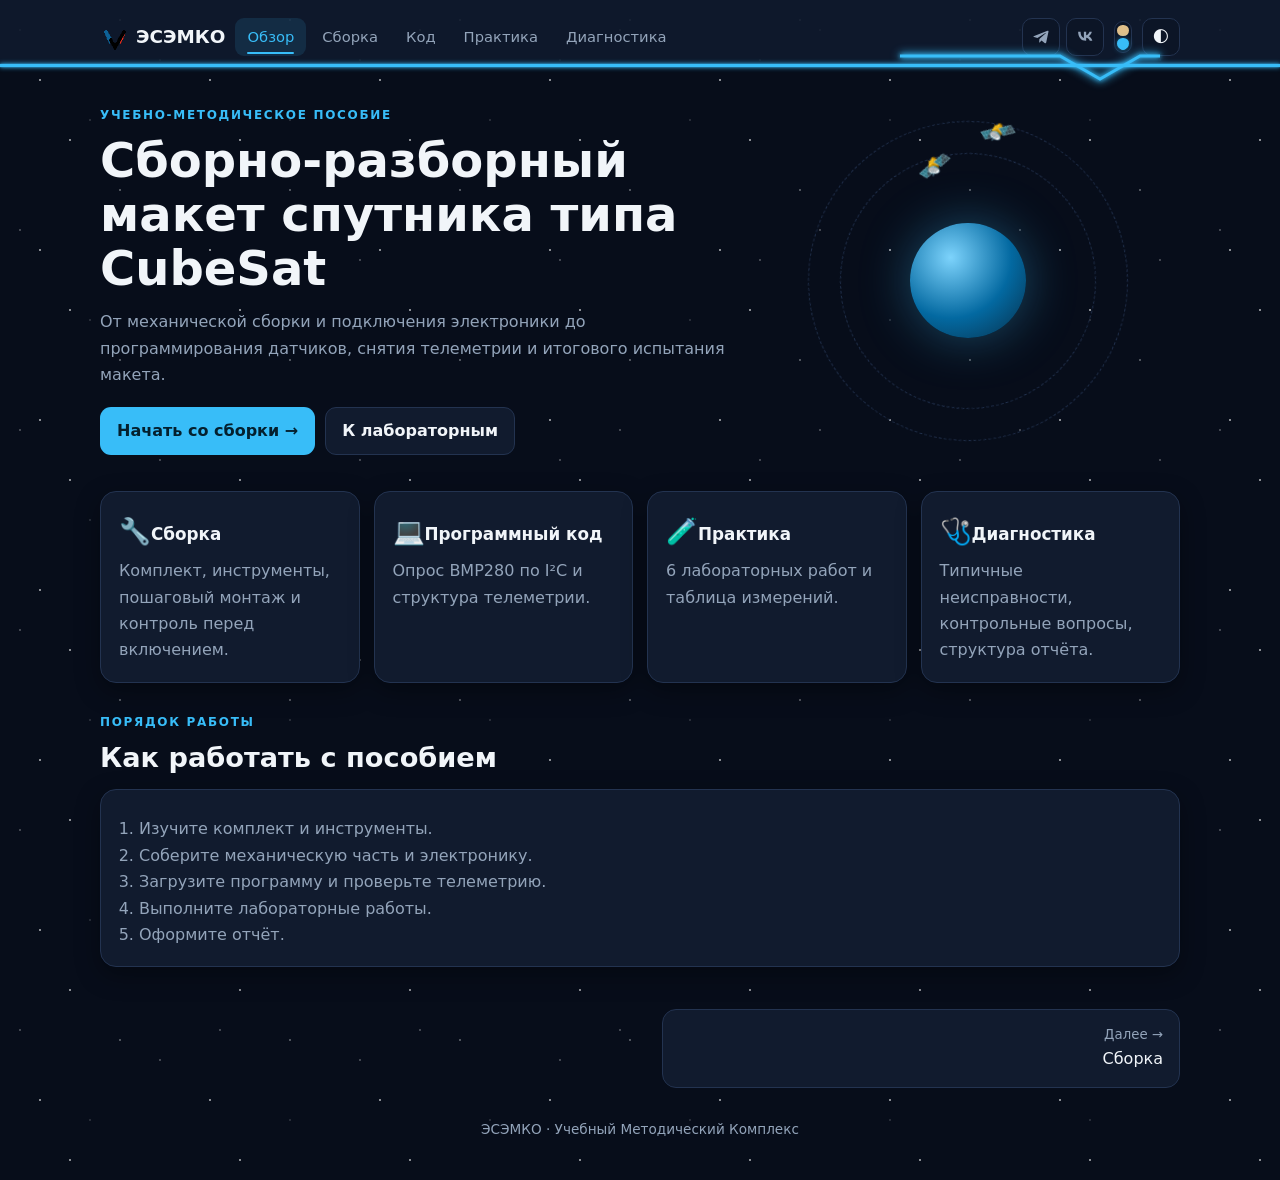
<file: index.html>
<!DOCTYPE html>
<html lang="ru"><head><meta charset="UTF-8"><meta name="viewport" content="width=device-width,initial-scale=1">
<title>Обзор · CubeSat</title>
<script>try{var t=localStorage.getItem('cs-theme');if(t)document.documentElement.dataset.theme=t}catch(e){}</script>
<link rel="stylesheet" href="style.css"></head>
<body><main class="wrap">
<div class="hero"><div>
<div class="eyebrow">УЧЕБНО-МЕТОДИЧЕСКОЕ ПОСОБИЕ</div>
<h1>Сборно-разборный макет спутника типа CubeSat</h1>
<p>От механической сборки и подключения электроники до программирования датчиков, снятия телеметрии и итогового испытания макета.</p>
<div class="btns"><a class="btn p" href="assembly.html">Начать со сборки →</a><a class="btn" href="practice.html">К лабораторным</a></div></div>
<div class="orbit"><div class="ring r2"><span class="sat">🛰️</span></div><div class="ring r1"><span class="sat">🛰️</span></div><div class="earth"></div></div></div>
<div class="grid">
<a class="card" href="assembly.html"><span class="ico">🔧</span><h3 class="link">Сборка</h3><p>Комплект, инструменты, пошаговый монтаж и контроль перед включением.</p></a>
<a class="card" href="code.html"><span class="ico">💻</span><h3 class="link">Программный код</h3><p>Опрос BMP280 по I²C и структура телеметрии.</p></a>
<a class="card" href="practice.html"><span class="ico">🧪</span><h3 class="link">Практика</h3><p>6 лабораторных работ и таблица измерений.</p></a>
<a class="card" href="diag.html"><span class="ico">🩺</span><h3 class="link">Диагностика</h3><p>Типичные неисправности, контрольные вопросы, структура отчёта.</p></a></div>
<section><div class="tag">ПОРЯДОК РАБОТЫ</div><h2>Как работать с пособием</h2>
<div class="card"><ol class="l"><li>Изучите комплект и инструменты.</li><li>Соберите механическую часть и электронику.</li><li>Загрузите программу и проверьте телеметрию.</li><li>Выполните лабораторные работы.</li><li>Оформите отчёт.</li></ol></div></section>
</main><script src="app.js"></script></body></html>
</file>
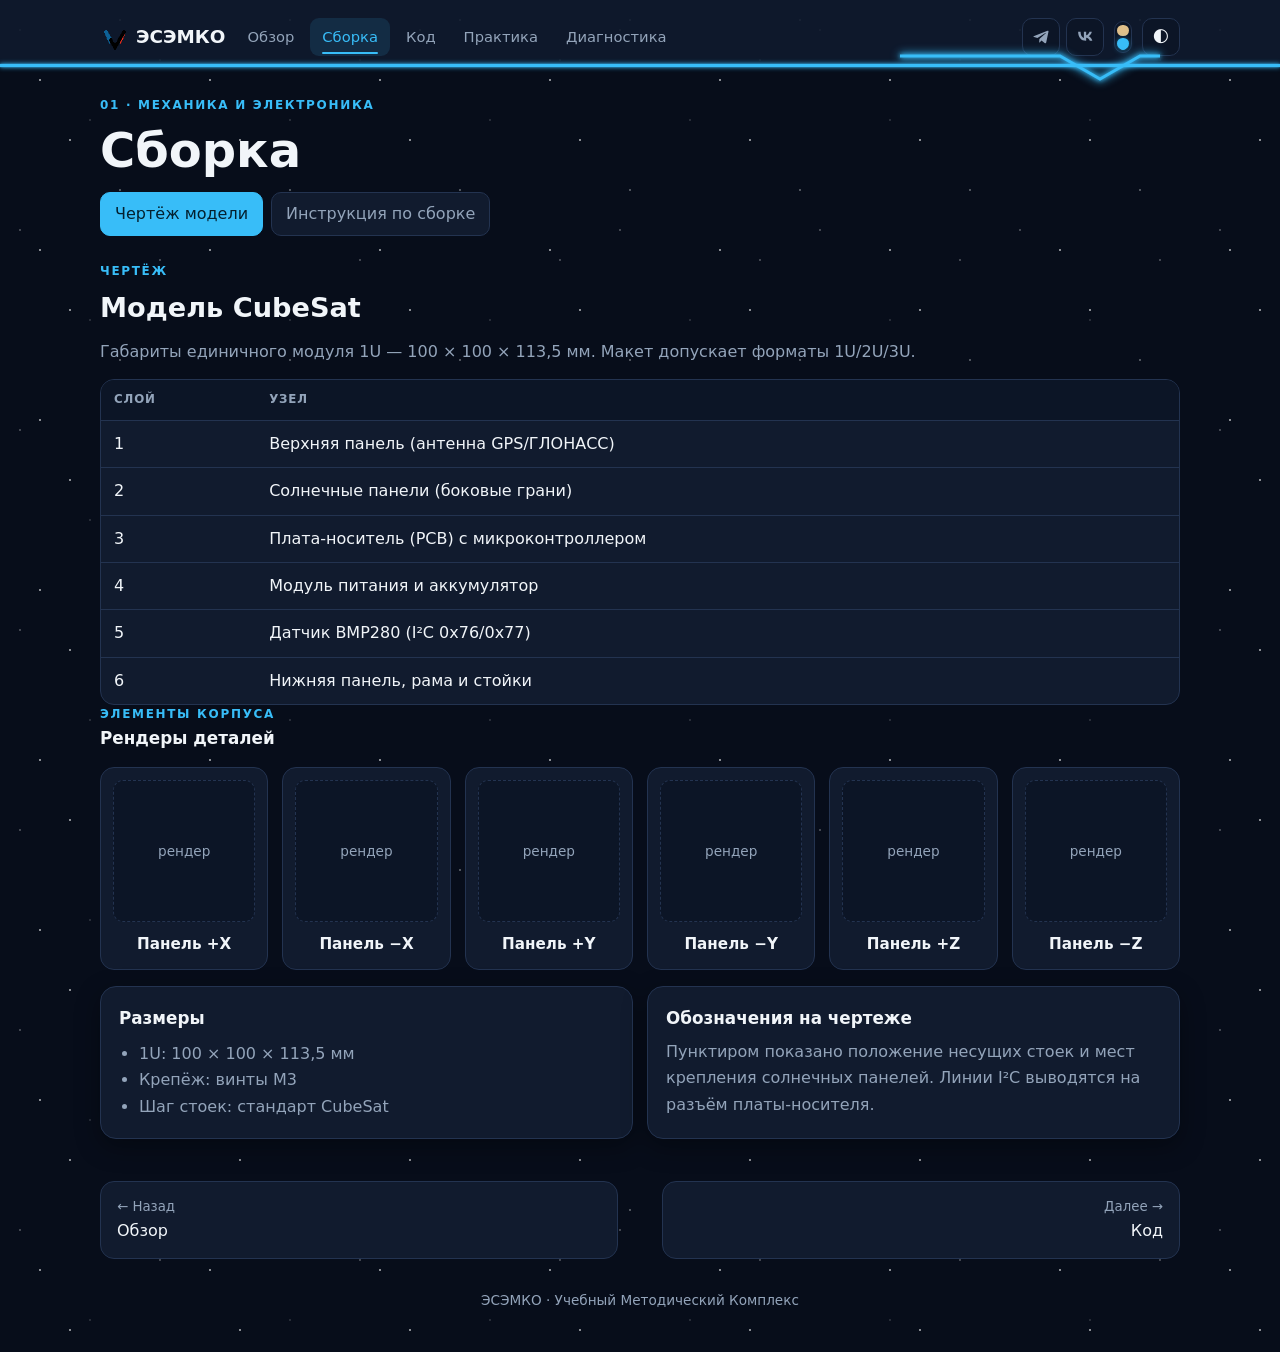
<file: assembly.html>
<!DOCTYPE html>
<html lang="ru"><head><meta charset="UTF-8"><meta name="viewport" content="width=device-width,initial-scale=1">
<title>Сборка · CubeSat</title>
<script>try{var t=localStorage.getItem('cs-theme');if(t)document.documentElement.dataset.theme=t}catch(e){}</script>
<link rel="stylesheet" href="style.css"></head>
<body><main class="wrap">
<div class="page"><div class="tag">01 · МЕХАНИКА И ЭЛЕКТРОНИКА</div><h1>Сборка</h1>
<div class="tabs"><button class="tab on" data-t="a">Чертёж модели</button><button class="tab" data-t="b">Инструкция по сборке</button></div>
<div class="pn on" id="a" style="margin-top:26px"><div class="tag">ЧЕРТЁЖ</div><h2>Модель CubeSat</h2>
<p>Габариты единичного модуля 1U — 100 × 100 × 113,5 мм. Макет допускает форматы 1U/2U/3U.</p>
<div class="tw"><table><thead><tr><th>Слой</th><th>Узел</th></tr></thead><tbody>
<tr><td>1</td><td>Верхняя панель (антенна GPS/ГЛОНАСС)</td></tr>
<tr><td>2</td><td>Солнечные панели (боковые грани)</td></tr>
<tr><td>3</td><td>Плата-носитель (PCB) с микроконтроллером</td></tr>
<tr><td>4</td><td>Модуль питания и аккумулятор</td></tr>
<tr><td>5</td><td>Датчик BMP280 (I²C 0x76/0x77)</td></tr>
<tr><td>6</td><td>Нижняя панель, рама и стойки</td></tr></tbody></table></div>
<div class="tag">ЭЛЕМЕНТЫ КОРПУСА</div><h3>Рендеры деталей</h3>
<div class="renders">
<div class="rnd"><div class="rnd-img"><span class="ph">рендер</span></div><div class="rnd-name">Панель +X</div></div>
<div class="rnd"><div class="rnd-img"><span class="ph">рендер</span></div><div class="rnd-name">Панель −X</div></div>
<div class="rnd"><div class="rnd-img"><span class="ph">рендер</span></div><div class="rnd-name">Панель +Y</div></div>
<div class="rnd"><div class="rnd-img"><span class="ph">рендер</span></div><div class="rnd-name">Панель −Y</div></div>
<div class="rnd"><div class="rnd-img"><span class="ph">рендер</span></div><div class="rnd-name">Панель +Z</div></div>
<div class="rnd"><div class="rnd-img"><span class="ph">рендер</span></div><div class="rnd-name">Панель −Z</div></div>
</div>
<div class="grid"><div class="card"><h3>Размеры</h3><ul class="l"><li>1U: 100 × 100 × 113,5 мм</li><li>Крепёж: винты M3</li><li>Шаг стоек: стандарт CubeSat</li></ul></div>
<div class="card"><h3>Обозначения на чертеже</h3><p>Пунктиром показано положение несущих стоек и мест крепления солнечных панелей. Линии I²C выводятся на разъём платы-носителя.</p></div></div></div>
<div class="pn" id="b"><div class="tag">СОСТАВ КОМПЛЕКТА</div><h2>Инструкция по сборке</h2>
<p>Сначала сверьте комплект, затем собирайте по шагам. Отмечайте выполненное: прогресс сохраняется.</p>
<div class="tw"><table><thead><tr><th>Узел</th><th>Назначение</th></tr></thead><tbody>
<tr><td>Рама 1U/2U/3U, панели, стойки, винты M3</td><td>Несущая конструкция</td></tr>
<tr><td>Плата-носитель (PCB)</td><td>Объединяет модули, разводит питание и сигналы</td></tr>
<tr><td>Модуль питания и аккумулятор</td><td>Источник энергии, контроллер заряда</td></tr>
<tr><td>Микроконтроллер</td><td>«Бортовой компьютер»</td></tr>
<tr><td>Датчик BMP280</td><td>Температура и давление по I²C (0x76/0x77)</td></tr>
<tr><td>GPS/ГЛОНАСС с антенной</td><td>Координаты и время</td></tr>
<tr><td>Учебные солнечные панели</td><td>Имитация электроснабжения</td></tr></tbody></table></div>
<div class="grid"><div class="card"><h3>Инструменты</h3><ul class="l"><li>Прецизионные отвёртки</li><li>Мультиметр</li><li>Пинцет, бокорезы</li><li>Кабель для программирования</li></ul></div>
<div class="card"><h3>Рабочее место</h3><p>Антистатическая поверхность или ESD-браслет.</p></div></div>
<section><div class="tag">ХОД СБОРКИ</div><h2>Пошаговая сборка</h2>
<div class="prog"><i id="pb"></i></div><p id="pt">Выполнено 0 из 14</p>
<div class="step"><div class="num">1</div><div><h3>Подготовка корпуса</h3><label><input type="checkbox"><span>Раму и стойки осмотрели, повреждений нет</span></label><label><input type="checkbox"><span>Крепёж пересчитан</span></label><label><input type="checkbox"><span>Нижняя панель установлена, винты M3 затянуты не до конца</span></label></div></div>
<div class="step"><div class="num">2</div><div><h3>Монтаж электроники</h3><label><input type="checkbox"><span>PCB установлена на стойки</span></label><label><input type="checkbox"><span>Аккумулятор закреплён, провода не натянуты</span></label><label><input type="checkbox"><span>Микроконтроллер закреплён, разъёмы доступны</span></label></div></div>
<div class="step"><div class="num">3</div><div><h3>Подключение датчиков</h3><label><input type="checkbox"><span>BMP280 подключён к I²C (SDA, SCL, питание, GND)</span></label><label><input type="checkbox"><span>GPS/ГЛОНАСС и антенна установлены</span></label><label><input type="checkbox"><span>Кабели зафиксированы</span></label></div></div>
<div class="step"><div class="num">4</div><div><h3>Солнечные панели</h3><label><input type="checkbox"><span>Панели закреплены на боковых гранях</span></label><label><input type="checkbox"><span>Подключены к контроллеру заряда по схеме</span></label></div></div>
<div class="step"><div class="num">5</div><div><h3>Закрытие и контроль</h3><label><input type="checkbox"><span>Крышка установлена, люфтов нет</span></label><label><input type="checkbox"><span>Полярность проверена мультиметром</span></label><label><input type="checkbox"><span>Короткое замыкание исключено</span></label></div></div>
<div class="note w"><b>Безопасность.</b> Питание подключайте только после проверки полярности. При нагреве платы или запахе гари сразу отключите аккумулятор.</div></section></div>
</div>
</main><script src="app.js"></script></body></html>
</file>
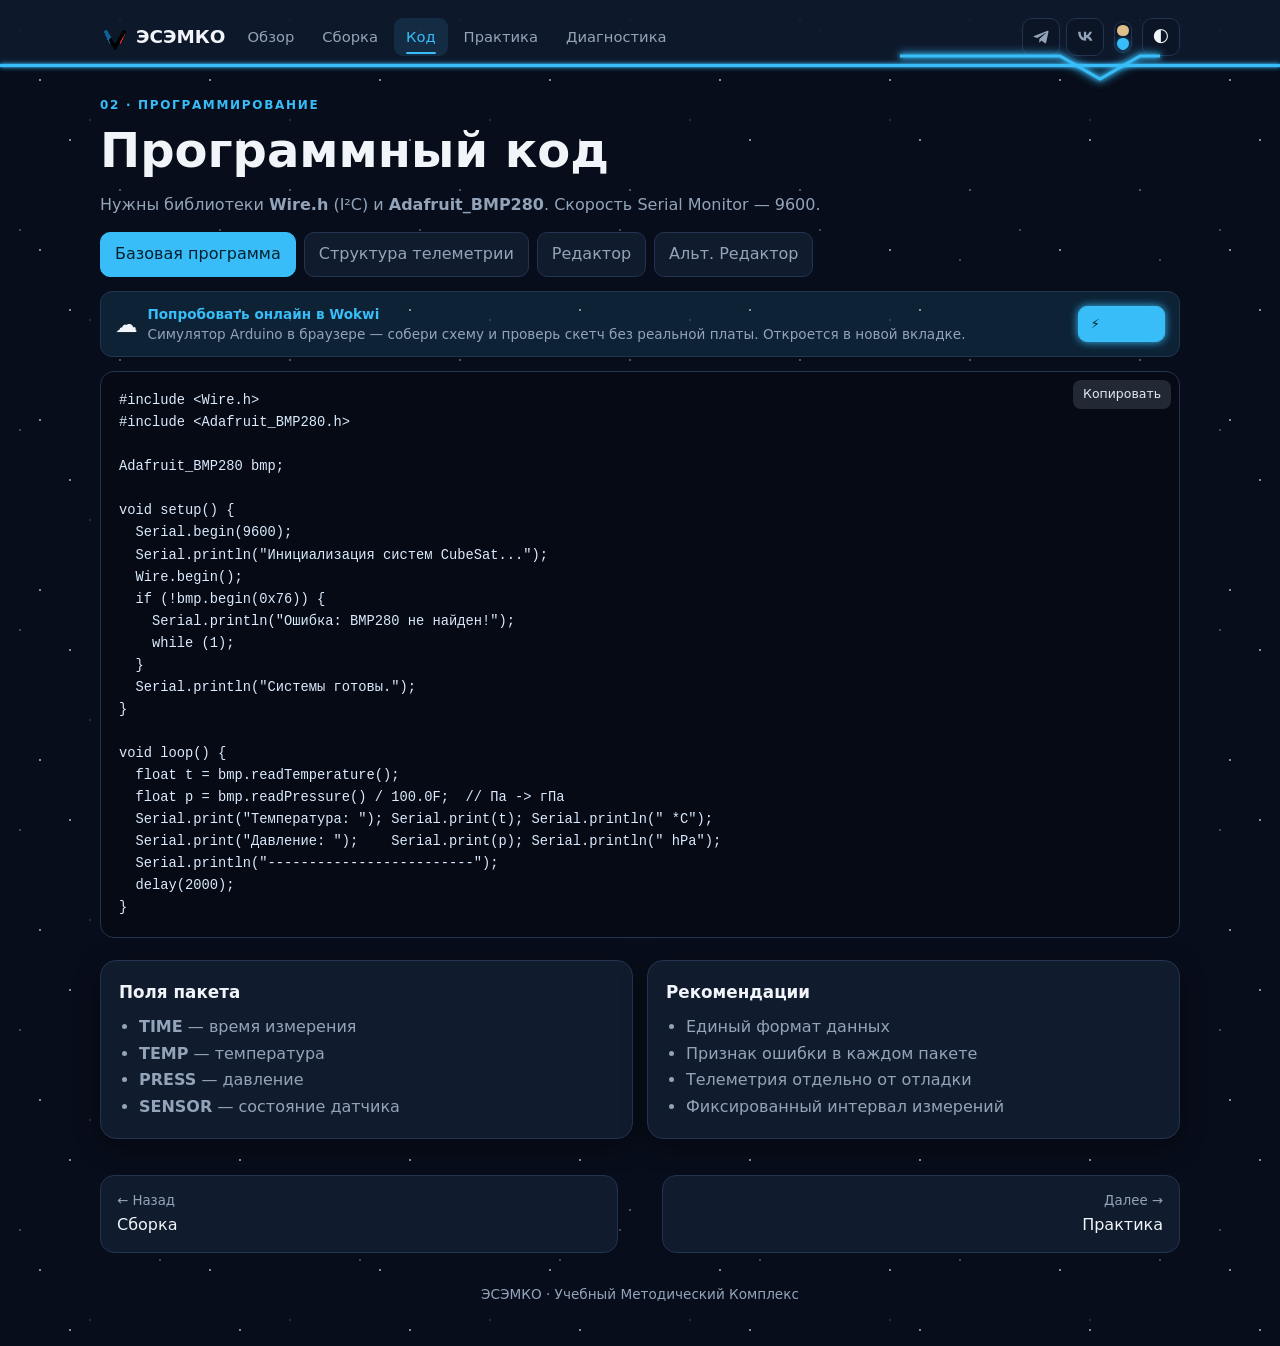
<file: code.html>
<!DOCTYPE html>
<html lang="ru"><head><meta charset="UTF-8"><meta name="viewport" content="width=device-width,initial-scale=1">
<title>Код · CubeSat</title>
<script>try{var t=localStorage.getItem('cs-theme');if(t)document.documentElement.dataset.theme=t}catch(e){}</script>
<link rel="stylesheet" href="style.css"></head>
<body><main class="wrap">
<div class="page"><div class="tag">02 · ПРОГРАММИРОВАНИЕ</div><h1>Программный код</h1>
<p>Нужны библиотеки <b>Wire.h</b> (I²C) и <b>Adafruit_BMP280</b>. Скорость Serial Monitor — 9600.</p>
<div class="tabs"><button class="tab on" data-t="a">Базовая программа</button><button class="tab" data-t="b">Структура телеметрии</button><button class="tab" data-t="c">Редактор</button><button class="tab" data-t="d">Альт. Редактор</button></div>
<div class="pn on" id="a"><div class="wokwi-note"><span class="wk-ico">☁️</span><div><b>Попробовать онлайн в Wokwi</b><br><span class="wk-txt">Симулятор Arduino в браузере — собери схему и проверь скетч без реальной платы. Откроется в новой вкладке.</span></div><a class="wk-go" href="https://wokwi.com/arduino" target="_blank" rel="noopener">⚡<b>Wokwi</b></a></div><div class="code"><button class="cp">Копировать</button><pre>#include &lt;Wire.h&gt;
#include &lt;Adafruit_BMP280.h&gt;

Adafruit_BMP280 bmp;

void setup() {
  Serial.begin(9600);
  Serial.println("Инициализация систем CubeSat...");
  Wire.begin();
  if (!bmp.begin(0x76)) {
    Serial.println("Ошибка: BMP280 не найден!");
    while (1);
  }
  Serial.println("Системы готовы.");
}

void loop() {
  float t = bmp.readTemperature();
  float p = bmp.readPressure() / 100.0F;  // Па -> гПа
  Serial.print("Температура: "); Serial.print(t); Serial.println(" *C");
  Serial.print("Давление: ");    Serial.print(p); Serial.println(" hPa");
  Serial.println("-------------------------");
  delay(2000);
}</pre></div></div>
<div class="pn" id="b"><div class="wokwi-note"><span class="wk-ico">☁️</span><div><b>Попробовать онлайн в Wokwi</b><br><span class="wk-txt">Симулятор Arduino в браузере — собери схему и проверь скетч без реальной платы. Откроется в новой вкладке.</span></div><a class="wk-go" href="https://wokwi.com/arduino" target="_blank" rel="noopener">⚡<b>Wokwi</b></a></div><div class="code"><button class="cp">Копировать</button><pre>struct Telemetry {
  unsigned long time;   // мс с запуска
  float temperature;
  float pressure;
  bool sensorOk;
};

Telemetry readTelemetry() {
  Telemetry t;
  t.time = millis();
  t.temperature = bmp.readTemperature();
  t.pressure = bmp.readPressure() / 100.0F;
  t.sensorOk = !isnan(t.temperature) &amp;&amp; !isnan(t.pressure);
  return t;
}

void sendTelemetry(const Telemetry&amp; t) {
  Serial.print("TIME=");   Serial.print(t.time);
  Serial.print(";TEMP=");  Serial.print(t.temperature, 2);
  Serial.print(";PRESS="); Serial.print(t.pressure, 2);
  Serial.print(";SENSOR="); Serial.println(t.sensorOk ? "OK" : "ERROR");
}</pre></div></div>
<div class="pn" id="c"><div class="wokwi-note"><span class="wk-ico">☁️</span><div><b>Попробовать онлайн в Wokwi</b><br><span class="wk-txt">Симулятор Arduino в браузере — собери схему и проверь скетч без реальной платы. Откроется в новой вкладке.</span></div><a class="wk-go" href="https://wokwi.com/arduino" target="_blank" rel="noopener">⚡<b>Wokwi</b></a></div><div class="editor"><div class="ed-filebar"><span id="ed-filename">АВТОСОХРАНЕНИЕ</span><div class="ed-fb-right"><a class="wk-btn" href="https://wokwi.com/arduino" target="_blank" rel="noopener" title="Открыть Wokwi в новой вкладке">⚡</a><button class="cp2" id="ed-history" type="button">↺ Версии</button><div class="ed-hist-menu" id="ed-hist-menu"><div class="ed-hist-item" data-v="switch">С выбором другого файла</div><div class="ed-hist-item" data-v="load">После загрузки страницы</div><div class="ed-hist-item" data-v="last">Последнее изменение</div></div></div></div><div class="edwrap"><div class="edbox"><pre id="ed-hl" aria-hidden="true"></pre><textarea id="ed" rows="14" spellcheck="false" placeholder="// Введите свой код здесь — он сохраняется автоматически"></textarea></div><div class="files-panel" id="files-panel"><div class="fp-head" id="fp-head">Файлы <span class="fp-tog" id="fp-tog">▾</span></div><div class="fp-body" id="fp-body"><div class="fp-info">Файлы:</div><div class="fp-actions"><button class="cp2" id="fp-save">Сохранить в файл</button><button class="cp2" id="fp-new">Создать файл</button></div><ul id="fp-list"></ul></div></div></div><div class="sug" id="sug"></div><div class="edbar"><span>Автосохранение</span><span id="ed-err"></span><button class="cp2" id="ed-clr">Очистить</button></div></div></div></div>
<div class="pn" id="d"><div class="wokwi-note"><span class="wk-ico">☁️</span><div><b>Попробовать онлайн в Wokwi</b><br><span class="wk-txt">Симулятор Arduino в браузере — собери схему и проверь скетч без реальной платы. Откроется в новой вкладке.</span></div><a class="wk-go" href="https://wokwi.com/arduino" target="_blank" rel="noopener">⚡<b>Wokwi</b></a></div><div class="alt-editor"><div class="editor">
<div class="ed-filebar"><span id="l-filename">АВТОСОХРАНЕНИЕ</span><div class="ed-fb-right"><a class="wk-btn" href="https://wokwi.com/arduino" target="_blank" rel="noopener" title="Открыть Wokwi в новой вкладке">⚡</a><button class="cp2" type="button" data-histbtn>↺ Версии</button><div class="ed-hist-menu" data-histmenu><div class="ed-hist-item" data-v="switch">С выбором другого файла</div><div class="ed-hist-item" data-v="load">После загрузки страницы</div><div class="ed-hist-item" data-v="last">Последнее изменение</div></div></div></div>
<div class="edwrap"><div class="edbox"><pre data-hl aria-hidden="true"></pre><textarea data-ed rows="14" spellcheck="false" placeholder="// Левый редактор"></textarea></div><div class="files-panel" data-files><div class="fp-head" data-fphead>Файлы <span data-fptog>▾</span></div><div class="fp-body"><div class="fp-info">Файлы:</div><div class="fp-actions"><button class="cp2" data-fpsave>Сохранить в файл</button><button class="cp2" data-fpnew>Создать файл</button></div><ul data-fplist></ul></div></div></div>
<div class="sug" data-sug></div><div class="edbar"><span>Автосохранение</span><span data-ederr></span><button class="cp2" data-edclr>Очистить</button></div>
</div><div class="alt-sep"></div><div class="editor">
<div class="ed-filebar"><span id="r-filename">АВТОСОХРАНЕНИЕ</span><div class="ed-fb-right"><a class="wk-btn" href="https://wokwi.com/arduino" target="_blank" rel="noopener" title="Открыть Wokwi в новой вкладке">⚡</a><button class="cp2" type="button" data-histbtn>↺ Версии</button><div class="ed-hist-menu" data-histmenu><div class="ed-hist-item" data-v="switch">С выбором другого файла</div><div class="ed-hist-item" data-v="load">После загрузки страницы</div><div class="ed-hist-item" data-v="last">Последнее изменение</div></div></div></div>
<div class="edwrap"><div class="edbox"><pre data-hl aria-hidden="true"></pre><textarea data-ed rows="14" spellcheck="false" placeholder="// Правый редактор"></textarea></div><div class="files-panel" data-files><div class="fp-head" data-fphead>Файлы <span data-fptog>▾</span></div><div class="fp-body"><div class="fp-info">Файлы:</div><div class="fp-actions"><button class="cp2" data-fpsave>Сохранить в файл</button><button class="cp2" data-fpnew>Создать файл</button></div><ul data-fplist></ul></div></div></div>
<div class="sug" data-sug></div><div class="edbar"><span>Автосохранение</span><span data-ederr></span><button class="cp2" data-edclr>Очистить</button></div>
</div></div></div>
<div class="grid"><div class="card"><h3>Поля пакета</h3><ul class="l"><li><b>TIME</b> — время измерения</li><li><b>TEMP</b> — температура</li><li><b>PRESS</b> — давление</li><li><b>SENSOR</b> — состояние датчика</li></ul></div>
<div class="card"><h3>Рекомендации</h3><ul class="l"><li>Единый формат данных</li><li>Признак ошибки в каждом пакете</li><li>Телеметрия отдельно от отладки</li><li>Фиксированный интервал измерений</li></ul></div></div>
</main><script type="application/json" id="files-manifest">{"пример.txt":"Пример файла для панели \"Файлы\".\n\nПоложите сюда любые .txt файлы — они появятся в списке\nсправа от редактора на странице \"Код\"."}</script>
<script src="app.js"></script></body></html>
</file>
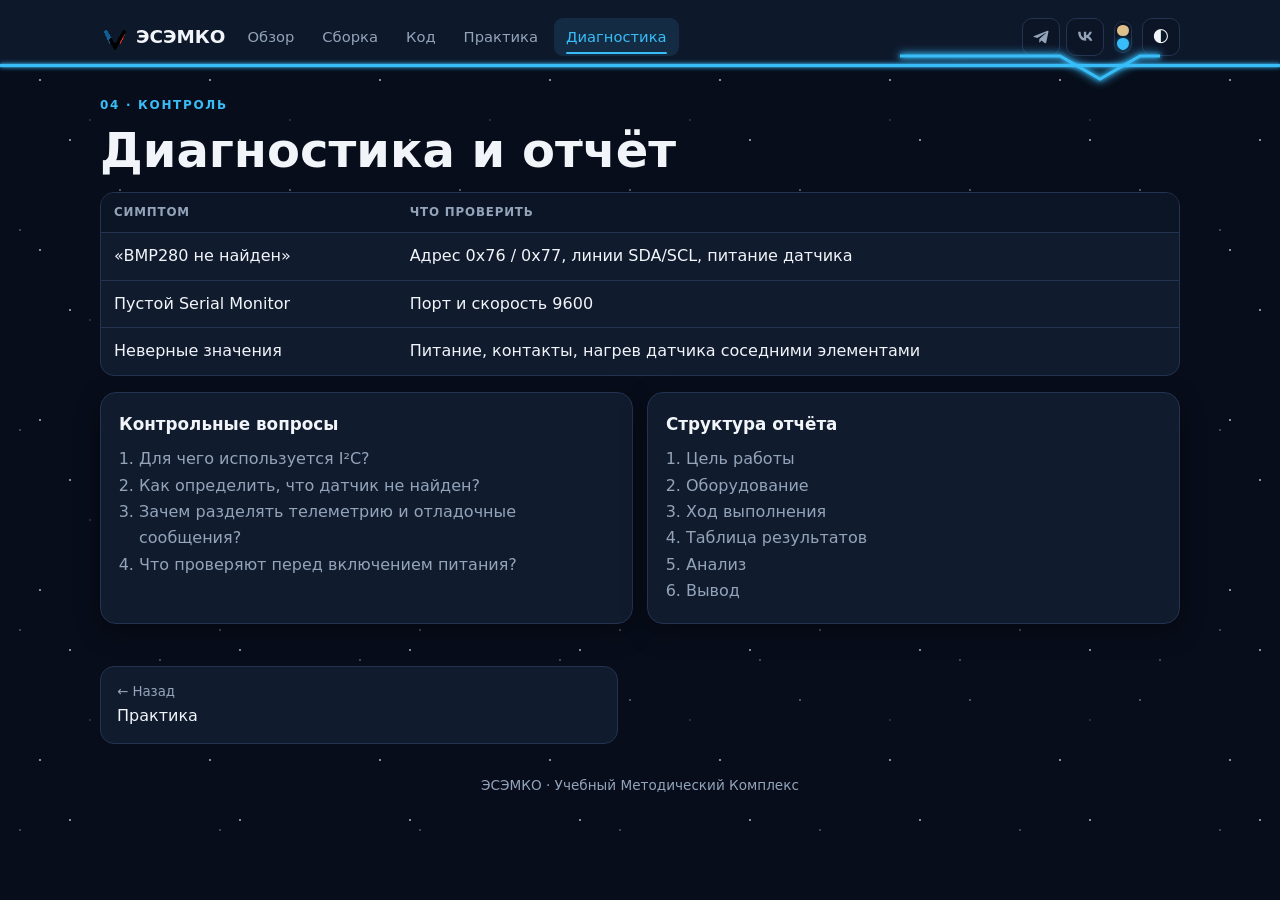
<file: diag.html>
<!DOCTYPE html>
<html lang="ru"><head><meta charset="UTF-8"><meta name="viewport" content="width=device-width,initial-scale=1">
<title>Диагностика · CubeSat</title>
<script>try{var t=localStorage.getItem('cs-theme');if(t)document.documentElement.dataset.theme=t}catch(e){}</script>
<link rel="stylesheet" href="style.css"></head>
<body><main class="wrap">
<div class="page"><div class="tag">04 · КОНТРОЛЬ</div><h1>Диагностика и отчёт</h1>
<div class="tw"><table><thead><tr><th>Симптом</th><th>Что проверить</th></tr></thead><tbody>
<tr><td>«BMP280 не найден»</td><td>Адрес 0x76 / 0x77, линии SDA/SCL, питание датчика</td></tr>
<tr><td>Пустой Serial Monitor</td><td>Порт и скорость 9600</td></tr>
<tr><td>Неверные значения</td><td>Питание, контакты, нагрев датчика соседними элементами</td></tr></tbody></table></div>
<div class="grid"><div class="card"><h3>Контрольные вопросы</h3><ol class="l"><li>Для чего используется I²C?</li><li>Как определить, что датчик не найден?</li><li>Зачем разделять телеметрию и отладочные сообщения?</li><li>Что проверяют перед включением питания?</li></ol></div>
<div class="card"><h3>Структура отчёта</h3><ol class="l"><li>Цель работы</li><li>Оборудование</li><li>Ход выполнения</li><li>Таблица результатов</li><li>Анализ</li><li>Вывод</li></ol></div></div></div>
</main><script src="app.js"></script></body></html>
</file>
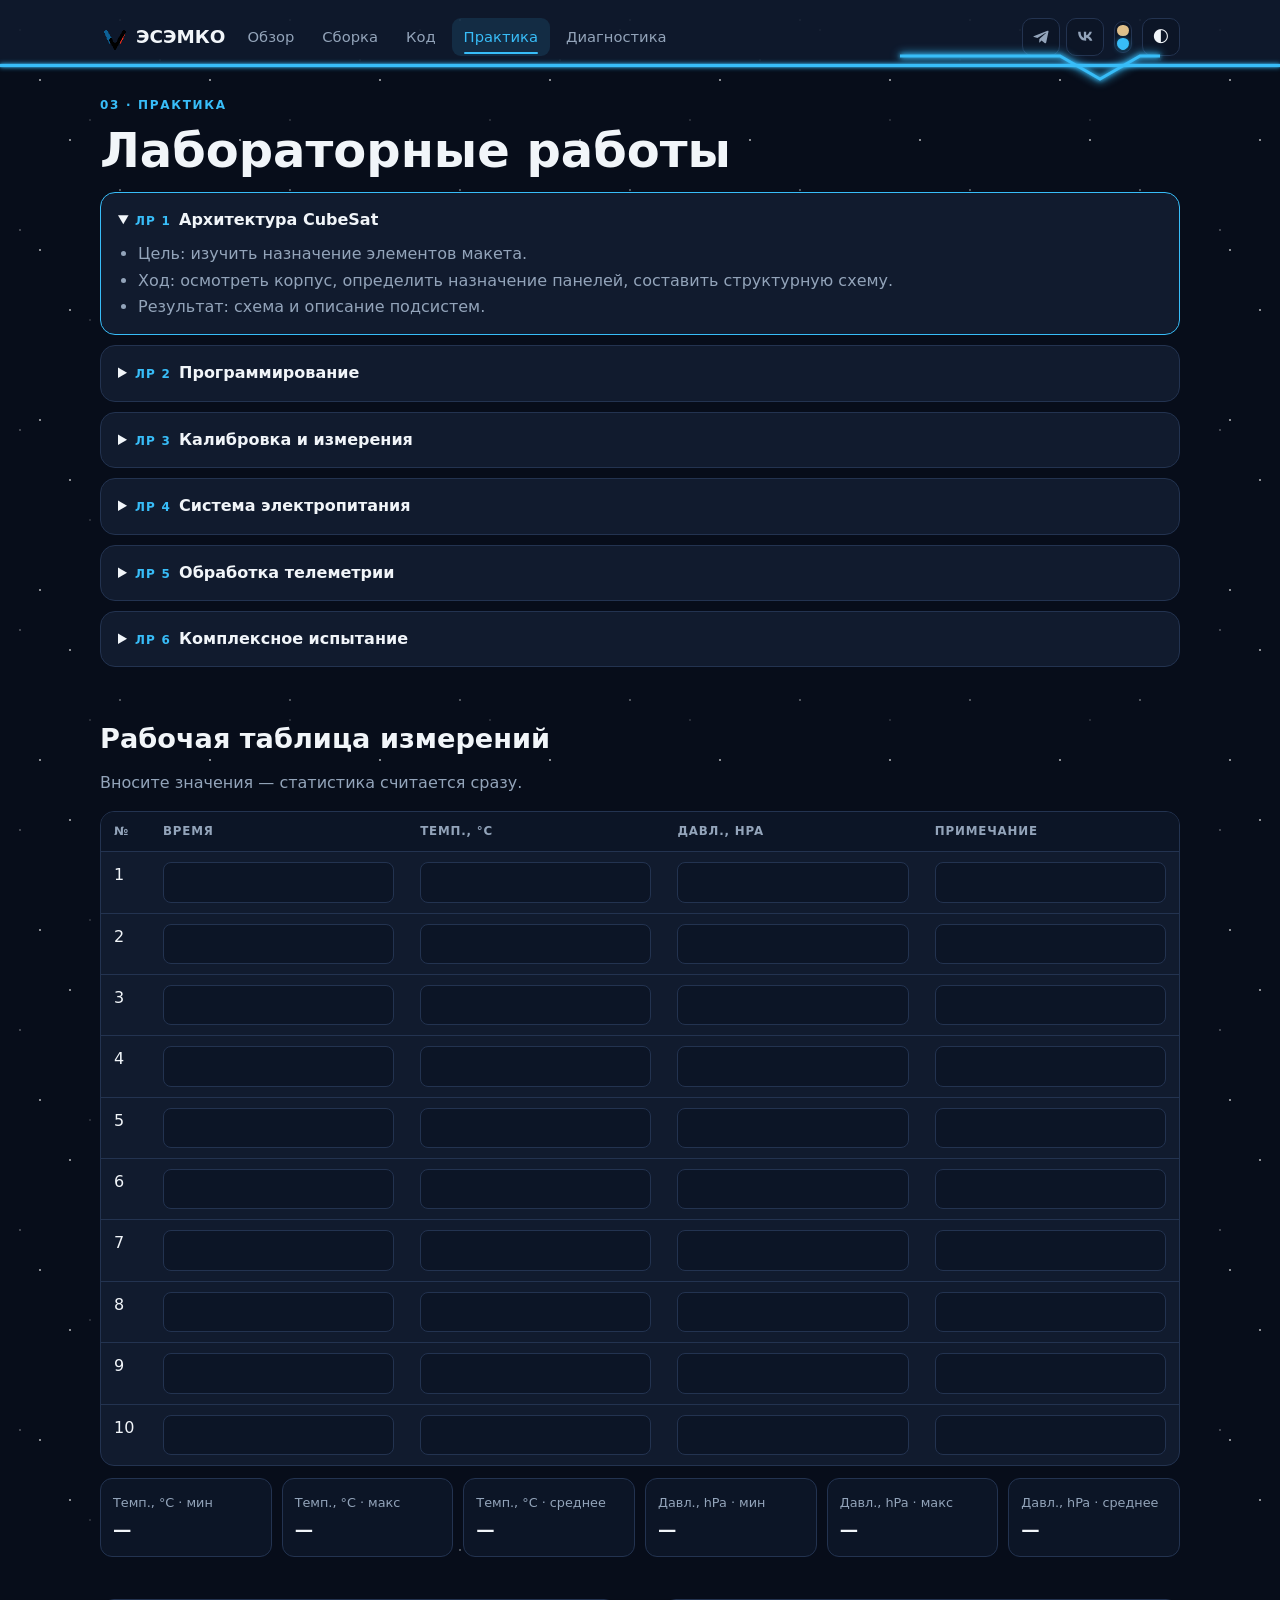
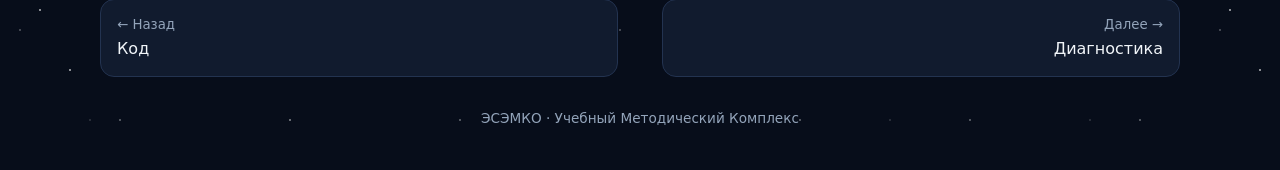
<file: practice.html>
<!DOCTYPE html>
<html lang="ru"><head><meta charset="UTF-8"><meta name="viewport" content="width=device-width,initial-scale=1">
<title>Практика · CubeSat</title>
<script>try{var t=localStorage.getItem('cs-theme');if(t)document.documentElement.dataset.theme=t}catch(e){}</script>
<link rel="stylesheet" href="style.css"></head>
<body><main class="wrap">
<div class="page"><div class="tag">03 · ПРАКТИКА</div><h1>Лабораторные работы</h1>
<details class="lab" open><summary><span>ЛР 1</span>Архитектура CubeSat</summary><ul><li>Цель: изучить назначение элементов макета.</li><li>Ход: осмотреть корпус, определить назначение панелей, составить структурную схему.</li><li>Результат: схема и описание подсистем.</li></ul></details>
<details class="lab"><summary><span>ЛР 2</span>Программирование</summary><ul><li>Подключить контроллер, загрузить скетч, открыть Serial Monitor.</li><li>Контроль: стабильный вывод температуры и давления.</li></ul></details>
<details class="lab"><summary><span>ЛР 3</span>Калибровка и измерения</summary><ul><li>Снять не менее 10 последовательных измерений, найти среднее.</li><li>Вывод: описать источники разброса.</li></ul></details>
<details class="lab"><summary><span>ЛР 4</span>Система электропитания</summary><ul><li>Проверить напряжение и соединения, наблюдать изменение параметров.</li><li>Отчёт: схема питания и таблица измерений.</li></ul></details>
<details class="lab"><summary><span>ЛР 5</span>Обработка телеметрии</summary><ul><li>Записать время, температуру, давление; найти минимум, максимум, среднее.</li></ul></details>
<details class="lab"><summary><span>ЛР 6</span>Комплексное испытание</summary><ul><li>Цикл: сборка → проверка → включение → программа → телеметрия → анализ → отчёт.</li><li>Итог: вывод о работоспособности.</li></ul></details></div>
<section><h2>Рабочая таблица измерений</h2><p>Вносите значения — статистика считается сразу.</p>
<div class="tw"><table id="mt"><thead><tr><th>№</th><th>Время</th><th>Темп., °C</th><th>Давл., hPa</th><th>Примечание</th></tr></thead><tbody></tbody></table></div>
<div class="stats" id="st"></div></section>
</main><script src="app.js"></script></body></html>
</file>
<file: style.css>
:root{--bg:#070d1a;--panel:#111b2e;--soft:#0c1526;--text:#f1f5f9;--muted:#93a4ba;--accent:#38bdf8;--accent-t:rgba(56,189,248,.12);--ok:#4ade80;--warn:#fbbf24;--line:#233350;--code:#050a14;--star:#fff;--sh:0 8px 24px rgba(0,0,0,.35)}
:root[data-theme=light]{--bg:#dbe4ef;--panel:#e7eef6;--soft:#d2dbe7;--text:#0b1322;--muted:#46586e;--accent:#0b6ba8;--accent-t:rgba(11,107,168,.1);--ok:#16803f;--warn:#a16207;--line:#bec9d8;--star:#0b6ba8;--sh:0 6px 20px rgba(11,19,36,.16)}
:root[data-palette=beige]{--bg:#1b150d;--panel:#2b2215;--soft:#211a10;--text:#f6efe3;--muted:#c0b196;--accent:#e5cb9d;--accent-t:rgba(229,203,157,.14);--ok:#c2ae65;--warn:#dcbb68;--line:#453722;--code:#0e0a05;--star:#e5cb9d;--sh:0 8px 24px rgba(0,0,0,.4)}
:root[data-theme=light][data-palette=beige]{--bg:#f2ebdc;--panel:#f9f4ea;--soft:#ece3d0;--text:#322a1c;--muted:#7a6d59;--accent:#b29055;--accent-t:rgba(178,144,85,.12);--ok:#94842f;--warn:#ac8335;--line:#d5c7ab;--star:#b29055;--sh:0 6px 20px rgba(80,65,30,.16)}
*{box-sizing:border-box}
html{scroll-behavior:smooth}
body{margin:0;background:var(--bg);color:var(--text);font:16px/1.65 system-ui,-apple-system,"Segoe UI",Roboto,Arial,sans-serif;animation:pagein .5s ease both;transition:opacity .22s,transform .22s}
body.leave{opacity:0;transform:translateY(-8px)}
@keyframes pagein{from{opacity:0;transform:translateY(12px)}to{opacity:1;transform:none}}
body::before,body::after{content:"";position:fixed;inset:0;z-index:-1;pointer-events:none;background-repeat:repeat}
body::before{background-image:radial-gradient(1.5px 1.5px at 20px 30px,var(--star),transparent),radial-gradient(1px 1px at 90px 120px,var(--star),transparent),radial-gradient(1.5px 1.5px at 160px 60px,var(--star),transparent);background-size:200px 200px;opacity:.45;animation:drift 80s linear infinite}
body::after{background-image:radial-gradient(1.5px 1.5px at 40px 80px,var(--star),transparent),radial-gradient(1px 1px at 120px 20px,var(--star),transparent),radial-gradient(1.5px 1.5px at 70px 140px,var(--star),transparent);background-size:170px 170px;animation:twinkle 4s ease-in-out infinite alternate}
@keyframes drift{to{background-position:200px 400px}}
@keyframes twinkle{from{opacity:.1}to{opacity:.55}}
#meteors{position:fixed;inset:0;z-index:-1;pointer-events:none;overflow:hidden}
#meteors i{position:absolute;top:0;left:0;width:2px;height:100px;background:linear-gradient(to bottom,rgba(255,255,255,0),rgba(255,255,255,.85));border-radius:2px;transform:rotate(45deg);opacity:0}
:root[data-theme=light] #meteors i{background:linear-gradient(to bottom,rgba(11,107,168,0),rgba(11,107,168,.75))}
:root[data-theme=light][data-palette=beige] #meteors i{background:linear-gradient(to bottom,rgba(255,140,0,0),rgba(255,140,0,.9))}
#meteors i.run{animation:metaburst .7s ease-out forwards}
#meteors i.big{width:8px;border-radius:4px;background:radial-gradient(circle at 100% 100%,#fff,transparent 60%),linear-gradient(to bottom,rgba(255,255,255,0),rgba(255,255,255,.95));box-shadow:0 0 12px rgba(255,255,255,.8),0 0 30px rgba(255,255,255,.4)}
:root[data-theme=light] #meteors i.big{background:radial-gradient(circle at 100% 100%,#38bdf8,transparent 60%),linear-gradient(to bottom,rgba(11,107,168,0),rgba(11,107,168,.9));box-shadow:0 0 12px rgba(11,107,168,.7),0 0 30px rgba(11,107,168,.35)}
:root[data-theme=light][data-palette=beige] #meteors i.big{background:radial-gradient(circle at 100% 100%,#ff8c00,transparent 60%),linear-gradient(to bottom,rgba(255,140,0,0),rgba(255,140,0,.95));box-shadow:0 0 12px rgba(255,140,0,.8),0 0 30px rgba(255,140,0,.4)}
#meteors i.big.run{animation:metaburst 1.4s ease-out forwards}
@keyframes metaburst{0%{opacity:0;transform:translate3d(0,0,0) rotate(45deg)}12%{opacity:.95}100%{opacity:0;transform:translate3d(-440px,440px,0) rotate(45deg)}}
.wrap{width:min(1080px,100% - 28px);margin:0 auto}
header.top{position:sticky;top:0;z-index:10;background:color-mix(in srgb,var(--panel) 88%,transparent);backdrop-filter:blur(10px);border-bottom:1px solid var(--line)}
header.top::after{content:"";position:absolute;left:0;right:0;bottom:-2px;height:3px;background:var(--accent);box-shadow:0 0 2px var(--accent),0 0 5px var(--accent)}
.neo-line{position:absolute;right:120px;bottom:-28px;width:260px;height:40px;pointer-events:none}
.neo-line svg{width:100%;height:100%;display:block;overflow:visible}
.neo-line .stroke{fill:none;stroke:var(--accent);stroke-width:3;filter:drop-shadow(0 0 2px var(--accent)) drop-shadow(0 0 4px var(--accent))}
:root[data-theme=light] header.top::after{background:#0b1322;box-shadow:0 0 0 rgba(0,0,0,0)}
:root[data-theme=light] .neo-line .stroke{stroke:#0b1322;filter:drop-shadow(0 0 0 rgba(0,0,0,0))}
.soc{display:flex;gap:6px;align-items:center}
.soc-ic{display:inline-flex;align-items:center;justify-content:center;width:38px;height:38px;border:1px solid var(--line);background:var(--soft);border-radius:10px;color:var(--muted);text-decoration:none;transition:color .2s,border-color .2s,background .2s;flex:none}
.soc-ic:hover{color:var(--accent);border-color:var(--accent);background:var(--accent-t)}
.pal{position:relative;width:18px;height:32px;border:1px solid var(--line);border-radius:10px;background:var(--soft);cursor:pointer;flex:none;transition:background-color .4s,border-color .4s}
.pal::before{content:"";position:absolute;left:2px;right:2px;top:3px;height:11px;border-radius:6px;background:#e0c08a;box-shadow:none;transition:box-shadow .2s ease}
.pal::after{content:"";position:absolute;left:2px;right:2px;bottom:3px;height:11px;border-radius:6px;background:#38bdf8;box-shadow:none;transition:box-shadow .2s ease}
:root[data-palette=beige] .pal::before{box-shadow:0 0 6px rgba(224,192,138,.8),0 0 12px rgba(224,192,138,.4)}
:root[data-palette=blue] .pal::after{box-shadow:0 0 6px rgba(56,189,248,.8),0 0 12px rgba(56,189,248,.4)}
.pal .knob{position:absolute;left:3px;right:3px;height:11px;border-radius:6px;top:17px;transition:top .3s ease}
:root[data-palette=blue] .pal .knob,.pal .knob{background:#38bdf8;border:1px solid #38bdf8;box-shadow:0 0 6px rgba(56,189,248,.7)}
:root[data-palette=beige] .pal .knob{top:3px;background:#e0c08a;border-color:#e0c08a;box-shadow:0 0 6px rgba(224,192,138,.7)}
.bar{display:flex;align-items:center;gap:10px;padding:18px 0 9px}
.logo{font-weight:800;text-decoration:none;color:var(--text);white-space:nowrap;font-size:1.15rem;display:flex;align-items:center}
.logo img{transition:opacity 2s ease;opacity:1}
.logo:hover{color:var(--accent)}
nav{display:flex;gap:4px;overflow-x:auto;flex:1;scrollbar-width:none}
nav a{position:relative;padding:7px 12px;border-radius:9px;color:var(--muted);text-decoration:none;white-space:nowrap;font-size:.92rem;transition:.2s}
nav a:hover{background:var(--accent-t);color:var(--accent)}
nav a.on{color:var(--accent);background:var(--accent-t)}
nav a.on::after{content:"";position:absolute;left:12px;right:12px;bottom:2px;height:2px;border-radius:2px;background:var(--accent);animation:grow .4s ease both;transform-origin:left}
@keyframes grow{from{transform:scaleX(0)}}
button{font:inherit;color:inherit;cursor:pointer}
.ic{border:1px solid var(--line);background:var(--soft);border-radius:10px;width:38px;height:38px;transition:color .2s,border-color .2s,background .2s}
.ic:hover{color:var(--accent);border-color:var(--accent);background:var(--accent-t)}
.ic.flip{transform:rotate(180deg)}
.ic:active{transform:rotate(180deg) scale(.92)}
body.theming,body.theming *{transition-property:background-color,color,border-color,box-shadow,fill,stroke,text-decoration-color,accent-color,filter!important;transition-duration:.4s!important;transition-delay:0s!important;transition-timing-function:ease!important}
body.theming .card,body.theming .card .link::after,body.theming .link::after,body.theming .earth{transition-property:background-color,color,border-color,box-shadow,background!important;transition-duration:.4s!important;transition-delay:0s!important}
body.theming .pal .knob,body.theming .pal::before,body.theming .pal::after{transition:none!important}
.hero{display:grid;grid-template-columns:1.2fr .8fr;gap:20px;align-items:center;padding:40px 0 20px}
.eyebrow,.tag{color:var(--accent);font-weight:800;font-size:.75rem;letter-spacing:.14em}
h1{font-size:clamp(1.9rem,5vw,3rem);line-height:1.12;margin:8px 0 14px}
h2{font-size:1.7rem;margin:4px 0 8px}
h3{margin:0 0 6px;font-size:1.05rem}
p{margin:0 0 12px;color:var(--muted)}
section,.page{padding:30px 0 6px}
.btns{display:flex;gap:10px;flex-wrap:wrap;margin-top:18px}
.btn{display:inline-block;padding:10px 16px;border-radius:11px;border:1px solid var(--line);background:var(--panel);color:var(--text);text-decoration:none;font-weight:700;transition:.2s}
.btn:hover{transform:translateY(-2px);border-color:var(--accent)}
.btn.p{background:var(--accent);color:#04202e;border-color:transparent}
:root[data-theme=light] .btn.p{background:#38bdf8;color:#04202e;border-color:transparent}
:root[data-theme=light][data-palette=beige] .btn.p{background:#e5cb9d;color:#2a2115;border-color:transparent}
.orbit{position:relative;width:min(320px,80vw);aspect-ratio:1;margin:0 auto}
.earth{position:absolute;inset:32%;border-radius:50%;background:radial-gradient(circle at 35% 30%,#7dd3fc,#0369a1 55%,#082f49);box-shadow:0 0 50px rgba(56,189,248,.35);--glow:rgba(56,189,248,.6);animation:glow 4s ease-in-out infinite alternate;transition:transform .25s ease,background-color .4s ease,box-shadow .4s ease;cursor:pointer}
:root[data-palette=beige] .earth{background:radial-gradient(circle at 35% 30%,#f4e3c0,#c9a86a 55%,#6d5426);box-shadow:0 0 50px rgba(229,203,157,.4);--glow:rgba(229,203,157,.6)}
:root[data-theme=light] .earth{background:radial-gradient(circle at 35% 30%,#bde3f8,#0f7ab8 55%,#06395f);box-shadow:0 0 40px rgba(11,107,168,.3)}
:root[data-theme=light][data-palette=beige] .earth{background:radial-gradient(circle at 35% 30%,#f6e8c8,#c49a5e 55%,#7c5f24);box-shadow:0 0 40px rgba(178,144,85,.35);--glow:rgba(178,144,85,.6)}
.orbit.hold .earth{transform:scale(1.1)}
@keyframes glow{to{box-shadow:0 0 80px var(--glow)}}
.ring{position:absolute;border:1px dashed var(--line);border-radius:50%;will-change:transform}
.ring.r1{inset:10%}.ring.r2{inset:0}
.sat{position:absolute;top:-14px;left:calc(50% - 14px);font-size:26px;transform:rotate(-45deg)}
.grid{display:grid;grid-template-columns:repeat(auto-fit,minmax(250px,1fr));gap:14px;margin-top:16px}
.card{display:block;background:var(--panel);border:1px solid var(--line);border-radius:16px;padding:18px;box-shadow:var(--sh);color:inherit;text-decoration:none;transition:transform .25s,border-color .25s}
a.card:hover,.card:hover{transform:translateY(-4px);border-color:var(--accent)}
.card .link{position:relative;display:inline-block}
.card .link::after{content:"";position:absolute;left:0;right:0;bottom:-4px;height:2px;border-radius:2px;background:var(--accent);transform:scaleX(0);transform-origin:left;transition:transform .3s ease,opacity .3s ease,background-color .4s ease;opacity:0}
.card:hover .link::after{transform:scaleX(1);transform-origin:left;opacity:1}
.card p:last-child{margin:0}
.ico{font-size:1.6rem;display:inline-block;margin-bottom:6px;transition:transform .3s}
.card:hover .ico{transform:scale(1.2) rotate(-8deg)}
.tw{overflow-x:auto;border:1px solid var(--line);border-radius:14px;background:var(--panel);margin-top:14px}
table{width:100%;border-collapse:collapse;min-width:520px}
th,td{text-align:left;padding:10px 13px;border-bottom:1px solid var(--line);vertical-align:top}
th{font-size:.74rem;letter-spacing:.07em;text-transform:uppercase;color:var(--muted);background:var(--soft)}
tbody tr{transition:background .2s}tbody tr:hover{background:var(--accent-t)}
tr:last-child td{border-bottom:0}
.note{margin:16px 0;padding:13px 16px;border-left:4px solid var(--accent);background:var(--accent-t);border-radius:0 12px 12px 0}
.note.w{border-color:var(--warn)}
:root[data-palette=beige] .note.w{border-color:#c24b3a;background:rgba(194,75,58,.14)}
:root[data-theme=light][data-palette=beige] .note.w{border-color:#b0322a;background:rgba(176,50,42,.12)}
.prog{height:9px;background:var(--line);border-radius:9px;overflow:hidden;margin:10px 0 8px}
.prog i{display:block;height:100%;width:0;background:linear-gradient(90deg,var(--accent),var(--ok));transition:width .5s cubic-bezier(.3,1.3,.5,1)}
:root[data-palette=beige] .prog i{background:linear-gradient(90deg,#d9ae6b,#6fae54)}
:root[data-theme=light][data-palette=beige] .prog i{background:linear-gradient(90deg,#c08a3e,#3f9d52)}
.renders{display:grid;grid-template-columns:repeat(auto-fill,minmax(150px,1fr));gap:14px;margin:14px 0 6px}
.rnd{background:var(--panel);border:1px solid var(--line);border-radius:14px;padding:12px;text-align:center;transition:transform .2s ease,border-color .2s ease,box-shadow .2s ease,background-color .2s ease;cursor:default}
.rnd:hover{transform:translateY(-4px);border-color:var(--accent);box-shadow:var(--sh);background:color-mix(in srgb,var(--accent) 4%,var(--panel))}
.rnd:hover .rnd-name{color:var(--accent)}
.rnd:hover .rnd-img{border-color:var(--accent)}
.rnd .rnd-name{transition:color .2s ease}
.rnd .rnd-img{transition:border-color .2s ease}
.rnd-img{aspect-ratio:1;display:flex;align-items:center;justify-content:center;background:var(--soft);border:1px dashed var(--line);border-radius:10px;margin-bottom:10px;overflow:hidden}
.rnd-img .ph{color:var(--muted);font-size:.85rem}
.rnd-name{font-weight:700;font-size:.95rem;color:var(--text)}
.step{display:grid;grid-template-columns:42px 1fr;gap:14px;background:var(--panel);border:1px solid var(--line);border-radius:15px;padding:15px;margin-bottom:11px;transition:border-color .3s}
.num{width:38px;height:38px;border-radius:11px;background:var(--accent);color:#04202e;display:grid;place-items:center;font-weight:800;transition:.3s}
.step.done{border-color:var(--ok)}
.step.done .num{background:var(--ok);animation:pop .45s ease}
:root[data-theme=light] .step.done .num{background:#22a24a;box-shadow:0 0 10px rgba(34,162,74,.5)}
:root[data-palette=beige] .step.done .num{background:#3f9d52;box-shadow:0 0 10px rgba(63,157,82,.6)}
:root[data-theme=light][data-palette=beige] .step.done .num{background:#208f3e;box-shadow:0 0 10px rgba(32,143,62,.5)}
@keyframes pop{50%{transform:scale(1.3) rotate(8deg)}}
.step label{display:flex;gap:9px;align-items:flex-start;color:var(--muted);margin:4px 0;cursor:pointer;transition:color .2s}
.step input{margin-top:6px;accent-color:var(--ok);width:17px;height:17px;flex:none}
.step input:checked+span{color:var(--text);text-decoration:line-through;text-decoration-color:var(--ok)}
.tabs{display:flex;gap:8px;margin:14px 0 0}
.tab{padding:8px 14px;border:1px solid var(--line);background:var(--panel);border-radius:10px;color:var(--muted);transition:.2s}
.tab.on{background:var(--accent);color:#04202e;border-color:var(--accent)}
.alt-editor{display:flex;gap:0;align-items:flex-start}
.alt-editor>.editor{flex:1;min-width:0;margin-top:0}
.alt-sep{align-self:stretch;width:14px;flex:none;position:relative}
.alt-sep::after{content:"";position:absolute;left:50%;top:0;bottom:0;width:2px;background:var(--line);transform:translateX(-50%)}
@media(max-width:900px){.alt-editor{flex-direction:column}.alt-sep{width:100%;height:14px}.alt-sep::after{left:0;right:0;top:50%;width:auto;height:2px;transform:translateY(-50%)}}
.pn{display:none}.pn.on{display:block}
.code{position:relative;background:var(--code);border-radius:14px;overflow:hidden;border:1px solid var(--line)}
.editor{margin-top:12px;border:1px solid var(--line);border-radius:14px;overflow:hidden;background:var(--code);position:relative}
.ed-filebar{display:flex;align-items:center;justify-content:space-between;padding:7px 12px;border-bottom:1px solid var(--line);background:rgba(148,163,184,.1);font-size:.78rem;color:var(--muted)}
.wokwi-note{display:flex;align-items:center;gap:10px;margin:14px 0;padding:12px 14px;border:1px solid var(--line);border-radius:12px;background:var(--accent-t);color:var(--text);font-size:.85rem;line-height:1.5;transition:border-color .2s}
.wokwi-note:hover{border-color:var(--accent)}
.wokwi-note .wk-ico{font-size:1.4rem;line-height:1.3;flex:none;margin-top:2px}
.wokwi-note b{color:var(--accent)}
.wokwi-note .wk-txt{color:var(--muted)}
.wokwi-note>div{flex:1;min-width:0}
.wk-go{display:inline-flex;align-items:center;gap:5px;flex:none;padding:7px 12px;border:1px solid var(--accent);border-radius:9px;background:var(--accent);color:#04202e;font-size:.8rem;font-weight:800;box-shadow:0 0 8px var(--accent);cursor:pointer;text-decoration:none;transition:background .2s,color .2s,box-shadow .2s}
.wk-go:hover{background:var(--accent-t);color:var(--accent);box-shadow:none}
.wk-btn{display:inline-flex;align-items:center;justify-content:center;width:26px;height:26px;border:1px solid var(--line);background:var(--soft);border-radius:8px;color:var(--muted);text-decoration:none;font-size:.9rem;flex:none;transition:color .2s,border-color .2s,background .2s}
.wk-btn:hover{color:var(--accent);border-color:var(--accent);background:var(--accent-t)}
#ed-filename{font-weight:700;color:var(--accent);white-space:nowrap;overflow:hidden;text-overflow:ellipsis;min-width:0}
.ed-fb-right{position:relative;flex:none;margin-left:12px;display:flex;align-items:center;gap:6px}
#ed-history{font-size:.72rem;padding:4px 8px}
.ed-hist-menu{display:none;position:absolute;top:calc(100% + 4px);right:0;z-index:30;min-width:230px;background:var(--panel);border:1px solid var(--line);border-radius:10px;box-shadow:var(--sh);padding:4px}
.ed-hist-menu.open{display:block}
.ed-hist-item{padding:8px 10px;cursor:pointer;font-size:.78rem;color:var(--muted);border-radius:6px;white-space:nowrap}
.ed-hist-item:hover{background:var(--accent-t);color:var(--accent)}
.edbox{position:relative}
.edbox pre,.edbox textarea{white-space:pre;overflow:auto;margin:0;padding:16px;font:.86rem/1.6 Consolas,Menlo,monospace;border:0;outline:0;min-height:260px}
.edbox pre{position:absolute;inset:0;margin:0;color:#dbeafe;pointer-events:none;overflow:hidden;z-index:0;background:transparent;white-space:pre-wrap;word-wrap:break-word}
.edbox textarea{position:relative;z-index:1;width:100%;background:transparent;color:transparent;caret-color:#e2e8f0;resize:vertical;min-height:260px}
.edbox pre .kw{color:#7dd3fc;font-weight:700}
.edbox pre .tp{color:#c084fc}
.edbox pre .fn{color:#86efac}
.edbox pre .num{color:#fbbf24}
.edbox pre .str{color:#fca5a5}
.edbox pre .cm{color:#64748b;font-style:italic}
.edbox pre .err{background:rgba(248,113,113,.25);border-bottom:2px solid #f87171}
.edbox pre .unk{color:#fca5a5}
.sug{position:absolute;z-index:20;display:none;min-width:200px;max-height:180px;overflow:auto;background:var(--panel);border:1px solid var(--line);border-radius:10px;box-shadow:var(--sh)}
.sug .sug-i{padding:6px 10px;cursor:pointer;font:.8rem/1.4 Consolas,Menlo,monospace;color:var(--muted)}
.sug .sug-i.sel{background:var(--accent-t);color:var(--accent)}
.edwrap{display:flex;align-items:stretch}
.edwrap .edbox{flex:1;min-width:0}
.files-panel{width:190px;flex:none;border-left:1px solid var(--line);background:rgba(148,163,184,.06);display:flex;flex-direction:column;align-self:stretch;overflow:hidden}
.files-panel.collapsed{width:30px}
.files-panel.collapsed .fp-body{display:none}
.fp-head{display:flex;align-items:center;justify-content:space-between;padding:8px 10px;font-weight:700;font-size:.8rem;letter-spacing:.04em;cursor:pointer;border-bottom:1px solid var(--line);color:var(--muted);white-space:nowrap;flex:none}
.files-panel.collapsed .fp-head{writing-mode:vertical-rl;border-bottom:0;border-right:1px solid var(--line);justify-content:center;padding:8px 4px}
.fp-tog{transition:transform .2s}
.files-panel.collapsed .fp-tog{transform:rotate(-90deg)}
.fp-body{padding:8px;overflow:auto;flex:1}
.fp-info{font-size:.72rem;color:var(--muted);margin-bottom:6px;line-height:1.4}
.fp-actions{display:flex;gap:6px;margin-bottom:8px;flex-wrap:wrap}
.fp-actions .cp2{flex:1;white-space:nowrap;font-size:.72rem;padding:5px 6px}
#fp-list{list-style:none;margin:0;padding:0}
#fp-list li{padding:6px 8px;border-radius:6px;cursor:pointer;font-size:.8rem;color:var(--muted);white-space:nowrap;overflow:hidden;text-overflow:ellipsis;transition:background .15s,color .15s;display:flex;align-items:center;gap:6px}
#fp-list li:hover{background:var(--accent-t);color:var(--accent)}
#fp-list li.cur{background:var(--accent-t);color:var(--accent);font-weight:700}
#fp-list li .rename{flex:none;cursor:pointer;opacity:.55;font-size:.85rem;display:none}
#fp-list li:hover .rename{display:inline-block}
#fp-list li .rename:hover{opacity:1;color:var(--accent)}
#fp-list li input{flex:1;min-width:0;background:var(--soft);border:1px solid var(--line);border-radius:5px;color:var(--text);font-size:.78rem;padding:2px 5px;outline:0}
#fp-list li input:focus{border-color:var(--accent)}
.edbar{display:flex;align-items:center;gap:12px;padding:8px 12px;border-top:1px solid var(--line);background:rgba(148,163,184,.08);color:#e2e8f0;font-size:.78rem}
.edbar span{margin-right:auto}
#ed-err{color:#f87171;font-size:.75rem;white-space:nowrap;overflow:hidden;text-overflow:ellipsis;min-width:0}
.cp2{border:1px solid var(--line);background:rgba(148,163,184,.2);color:#e2e8f0;border-radius:8px;padding:4px 10px;font-size:.78rem;cursor:pointer}
.cp2:hover{border-color:var(--accent);color:var(--accent)}
pre{margin:0;padding:18px;overflow-x:auto;color:#dbeafe;font:.86rem/1.6 Consolas,Menlo,monospace}
.cp{position:absolute;top:8px;right:8px;background:rgba(148,163,184,.2);border:0;color:#e2e8f0;border-radius:8px;padding:4px 10px;font-size:.78rem}
details.lab{background:var(--panel);border:1px solid var(--line);border-radius:15px;padding:14px 17px;margin-bottom:10px;transition:border-color .2s}
details.lab[open]{border-color:var(--accent)}
details.lab summary{font-weight:700;cursor:pointer}
details.lab summary span{color:var(--accent);font-size:.75rem;letter-spacing:.1em;margin-right:8px}
details.lab[open] ul{animation:pagein .35s ease both}
ul.l,ol.l,details.lab ul{padding-left:20px;color:var(--muted);margin:8px 0 0}
td input{width:100%;min-width:70px;padding:6px 8px;border:1px solid var(--line);border-radius:8px;background:var(--soft);color:var(--text);font:inherit;transition:border-color .2s}
td input:focus{outline:0;border-color:var(--accent)}
.stats{display:grid;grid-template-columns:repeat(auto-fit,minmax(120px,1fr));gap:10px;margin-top:12px}
.stat{background:var(--soft);border:1px solid var(--line);border-radius:12px;padding:10px 12px}
.stat b{display:block;font-size:1.15rem}.stat span{color:var(--muted);font-size:.8rem}
.stat b.bump{animation:pop .3s}
.pager{display:flex;justify-content:space-between;gap:10px;margin:36px 0 10px}
.pager a{flex:1;max-width:48%;padding:14px 16px;border:1px solid var(--line);border-radius:14px;background:var(--panel);color:var(--text);text-decoration:none;transition:.25s}
.pager a:hover{border-color:var(--accent);transform:translateY(-3px)}
.pager a.next{text-align:right;margin-left:auto}
.pager small{display:block;color:var(--muted)}
footer{padding:20px 0 40px;color:var(--muted);font-size:.85rem;text-align:center}
.rv{opacity:0;transform:translateY(22px);transition:opacity .6s ease var(--d,0ms),transform .6s ease var(--d,0ms)}
.rv.in{opacity:1;transform:none}
@media(max-width:760px){.hero{grid-template-columns:1fr}.logo span{display:none}}
@media(prefers-reduced-motion:reduce){*,*::before,*::after{animation:none!important;transition:none!important}.rv{opacity:1;transform:none}}
</file>
